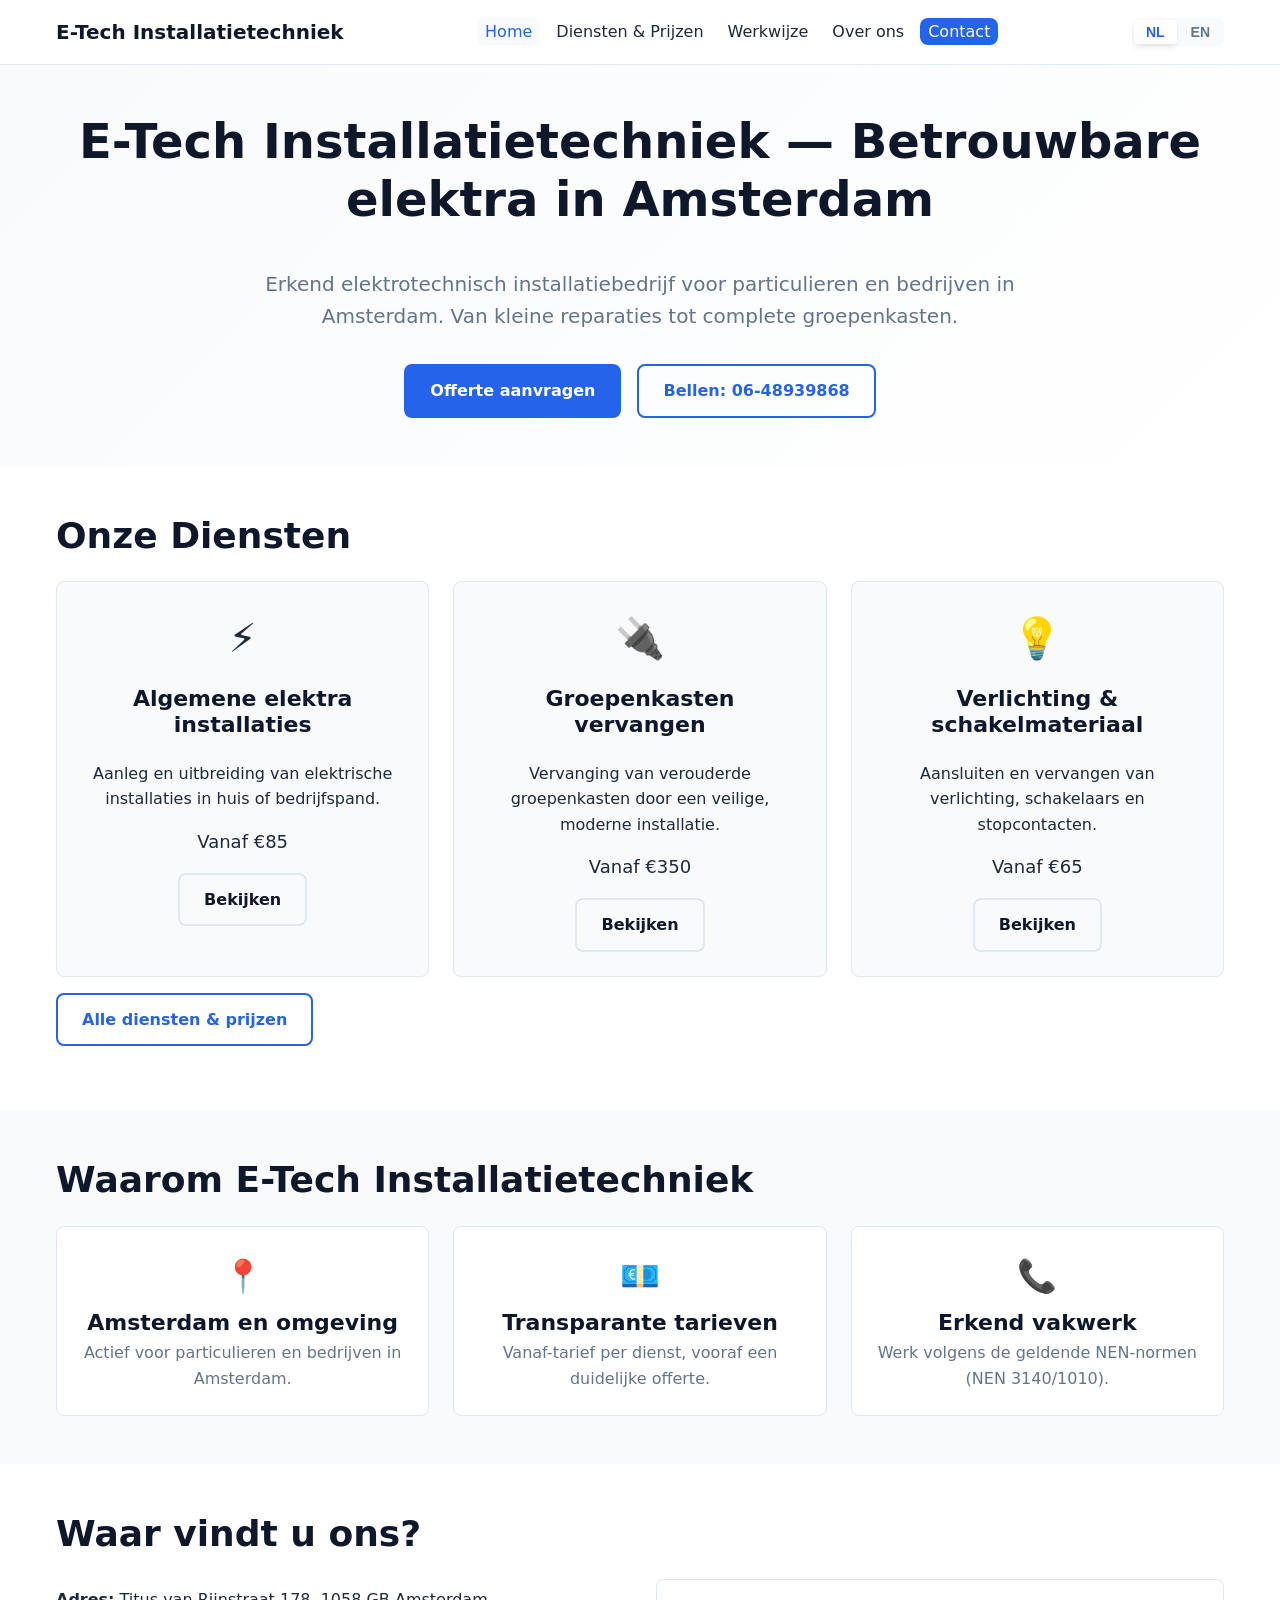
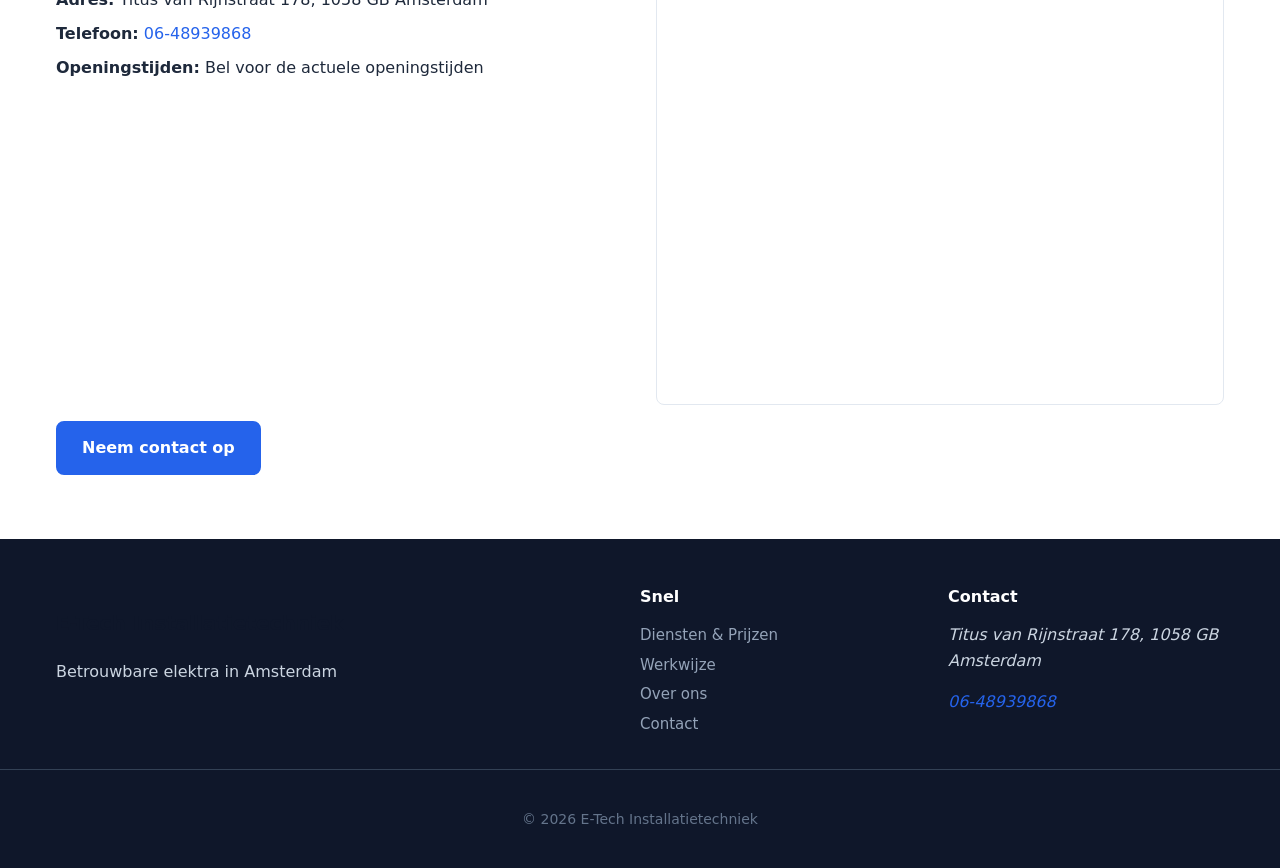
<file: index.html>
<!DOCTYPE html>
<html lang="nl">
<head>
  <meta charset="UTF-8">
  <meta name="viewport" content="width=device-width, initial-scale=1.0">
  <meta name="description" content="E-Tech Installatietechniek — Betrouwbare elektra in Amsterdam. Elektricien in Amsterdam. 06-48939868.">
  <title>E-Tech Installatietechniek | Elektricien in Amsterdam</title>
  <link rel="preload" as="style" href="assets/css/main.css">
  <link rel="stylesheet" href="assets/css/main.css">
  <meta property="og:type" content="website">
  <meta property="og:title" content="E-Tech Installatietechniek | Elektricien in Amsterdam">
  <meta property="og:description" content="Betrouwbare elektra in Amsterdam">
  <!-- JSON-LD LocalBusiness -->
  <script type="application/ld+json">
  {
    "@context": "https://schema.org",
    "@type": "Electrician",
    "name": "E-Tech Installatietechniek",
    "telephone": "+31648939868",
    "address": {
      "@type": "PostalAddress",
      "streetAddress": "Titus van Rijnstraat 178, 1058 GB Amsterdam",
      "addressLocality": "Amsterdam",
      "addressCountry": "NL"
    },
    "areaServed": "Amsterdam",
    "url": "https://twintig020.github.io/e-tech-installatietechniek/"
  }
  </script>
</head>
<body>
  <header class="site-header">
    <div class="container header-inner">
      <a href="index.html" class="logo" aria-label="E-Tech Installatietechniek - Home">E-Tech Installatietechniek</a>
      <nav class="main-nav" aria-label="Hoofdnavigatie">
        <button class="nav-toggle" aria-expanded="false" aria-controls="nav-menu" aria-label="Menu openen">
          <span class="hamburger"></span>
        </button>
        <ul id="nav-menu" class="nav-list">
          <li><a href="index.html" class="active" data-i18n="nav.home">Home</a></li>
          <li><a href="services.html" data-i18n="nav.services">Diensten & Prijzen</a></li>
          <li><a href="gallery.html" data-i18n="nav.gallery">Werkwijze</a></li>
          <li><a href="team.html" data-i18n="nav.team">Over ons</a></li>
          <li><a href="contact.html" class="cta-nav" data-i18n="nav.contact">Contact</a></li>
        </ul>
      </nav>
      <div class="lang-switch" role="group" aria-label="Taal selecteren">
        <button lang="nl" data-lang="nl" class="active" aria-pressed="true">NL</button>
        <button lang="en" data-lang="en" aria-pressed="false">EN</button>
      </div>
    </div>
  </header>

  <main>
    <section class="hero" aria-labelledby="hero-title">
      <div class="container">
        <h1 id="hero-title" data-i18n="hero.title">E-Tech Installatietechniek — Betrouwbare elektra in Amsterdam</h1>
        <p class="hero-subtitle" data-i18n="hero.subtitle">Erkend elektrotechnisch installatiebedrijf voor particulieren en bedrijven in Amsterdam. Van kleine reparaties tot complete groepenkasten.</p>
        <div class="hero-cta">
          <a href="contact.html" class="btn btn-primary" data-i18n="hero.cta">Offerte aanvragen</a>
          <a href="tel:+31648939868" class="btn btn-secondary" data-i18n="hero.call">Bellen: 06-48939868</a>
        </div>
      </div>
    </section>

    <section class="services-preview" aria-labelledby="services-title">
      <div class="container">
        <h2 id="services-title" data-i18n="home.services_title">Onze Diensten</h2>
        <div class="services-grid">
          <article class="service-card">
            <div class="service-icon" aria-hidden="true">⚡</div>
            <h3 data-i18n="service.1.title">Algemene elektra installaties</h3>
            <p data-i18n="service.1.desc">Aanleg en uitbreiding van elektrische installaties in huis of bedrijfspand.</p>
            <p class="price" data-i18n="service.1.price">Vanaf €85</p>
            <a href="services.html#service-1" class="btn btn-outline" data-i18n="cta.view">Bekijken</a>
          </article>
          <article class="service-card">
            <div class="service-icon" aria-hidden="true">🔌</div>
            <h3 data-i18n="service.2.title">Groepenkasten vervangen</h3>
            <p data-i18n="service.2.desc">Vervanging van verouderde groepenkasten door een veilige, moderne installatie.</p>
            <p class="price" data-i18n="service.2.price">Vanaf €350</p>
            <a href="services.html#service-2" class="btn btn-outline" data-i18n="cta.view">Bekijken</a>
          </article>
          <article class="service-card">
            <div class="service-icon" aria-hidden="true">💡</div>
            <h3 data-i18n="service.3.title">Verlichting & schakelmateriaal</h3>
            <p data-i18n="service.3.desc">Aansluiten en vervangen van verlichting, schakelaars en stopcontacten.</p>
            <p class="price" data-i18n="service.3.price">Vanaf €65</p>
            <a href="services.html#service-3" class="btn btn-outline" data-i18n="cta.view">Bekijken</a>
          </article>
        </div>
        <p class="text-center"><a href="services.html" class="btn btn-secondary" data-i18n="home.all_services">Alle diensten & prijzen</a></p>
      </div>
    </section>

    <section class="facts" aria-labelledby="facts-title">
      <div class="container">
        <h2 id="facts-title" data-i18n="home.facts_title">Waarom E-Tech Installatietechniek</h2>
        <div class="facts-grid">
          <div class="fact-card">
            <div class="fact-icon" aria-hidden="true">📍</div>
            <h3 data-i18n="fact.1.title">Amsterdam en omgeving</h3>
            <p data-i18n="fact.1.text">Actief voor particulieren en bedrijven in Amsterdam.</p>
          </div>
          <div class="fact-card">
            <div class="fact-icon" aria-hidden="true">💶</div>
            <h3 data-i18n="fact.2.title">Transparante tarieven</h3>
            <p data-i18n="fact.2.text">Vanaf-tarief per dienst, vooraf een duidelijke offerte.</p>
          </div>
          <div class="fact-card">
            <div class="fact-icon" aria-hidden="true">📞</div>
            <h3 data-i18n="fact.3.title">Erkend vakwerk</h3>
            <p data-i18n="fact.3.text">Werk volgens de geldende NEN-normen (NEN 3140/1010).</p>
          </div>
        </div>
      </div>
    </section>

    <section class="contact-preview" aria-labelledby="contact-title">
      <div class="container">
        <h2 id="contact-title" data-i18n="home.contact_title">Waar vindt u ons?</h2>
        <div class="contact-grid">
          <address class="contact-info">
            <p><strong data-i18n="contact.address_label">Adres:</strong> Titus van Rijnstraat 178, 1058 GB Amsterdam</p>
            <p><strong data-i18n="contact.phone_label">Telefoon:</strong> <a href="tel:+31648939868">06-48939868</a></p>
            <p><strong data-i18n="contact.hours_label">Openingstijden:</strong> <span data-i18n="contact.hours_value">Bel voor de actuele openingstijden</span></p>
          </address>
          <div class="map-container" aria-label="Locatie op de kaart">
            <iframe src="https://www.google.com/maps?q=Titus+van+Rijnstraat+178,+1058+GB+Amsterdam&output=embed" loading="lazy" referrerpolicy="no-referrer-when-downgrade" allowfullscreen></iframe>
          </div>
        </div>
        <p class="text-center"><a href="contact.html" class="btn btn-primary" data-i18n="home.book_now">Neem contact op</a></p>
      </div>
    </section>
  </main>

  <footer class="site-footer">
    <div class="container footer-grid">
      <div class="footer-brand">
        <p class="logo">E-Tech Installatietechniek</p>
        <p data-i18n="footer.tagline">Betrouwbare elektra in Amsterdam</p>
      </div>
      <nav class="footer-nav" aria-label="Footer navigatie">
        <h3 data-i18n="footer.quick_links">Snel</h3>
        <ul>
          <li><a href="services.html" data-i18n="nav.services">Diensten & Prijzen</a></li>
          <li><a href="gallery.html" data-i18n="nav.gallery">Werkwijze</a></li>
          <li><a href="team.html" data-i18n="nav.team">Over ons</a></li>
          <li><a href="contact.html" data-i18n="nav.contact">Contact</a></li>
        </ul>
      </nav>
      <div class="footer-contact">
        <h3 data-i18n="footer.contact">Contact</h3>
        <address>
          <p>Titus van Rijnstraat 178, 1058 GB Amsterdam</p>
          <p><a href="tel:+31648939868">06-48939868</a></p>
        </address>
      </div>
    </div>
    <div class="footer-bottom">
      <p>&copy; <span id="year"></span> E-Tech Installatietechniek</p>
    </div>
  </footer>

  <script src="assets/js/main.js"></script>
  <script>document.getElementById('year').textContent = new Date().getFullYear();</script>
</body>
</html>
</file>
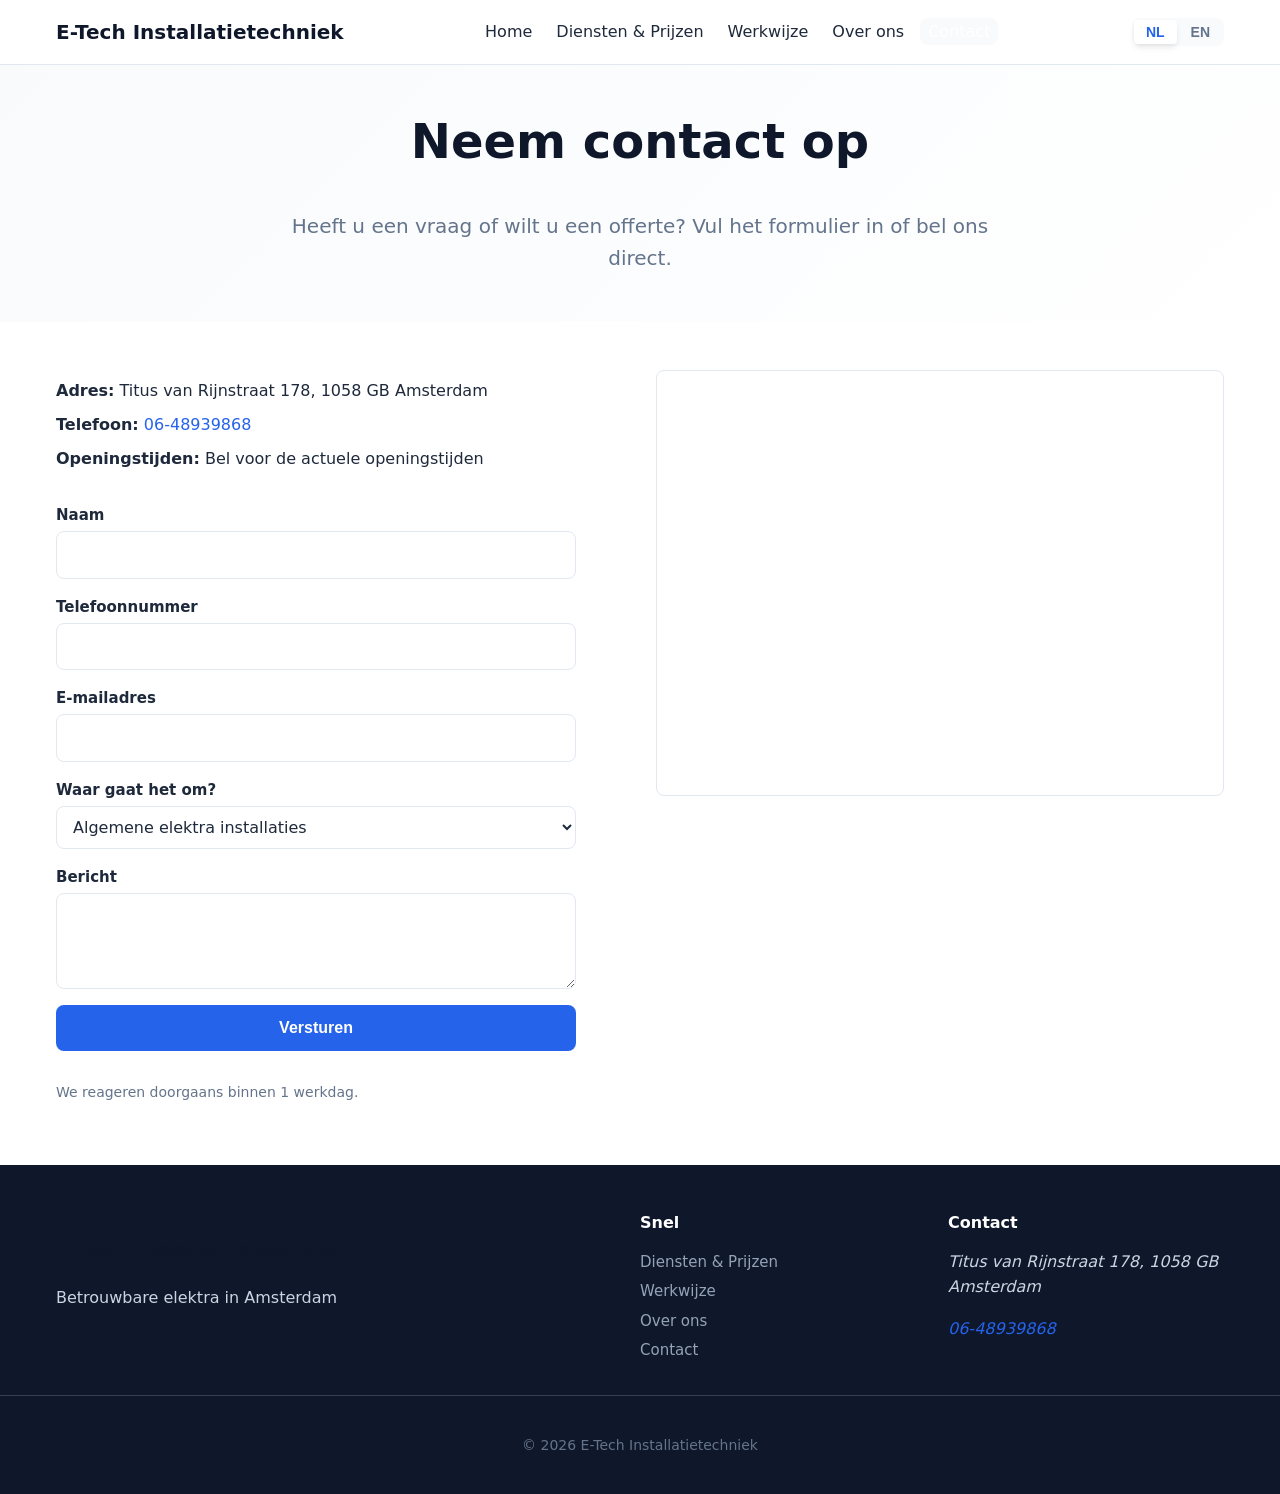
<file: contact.html>
<!DOCTYPE html>
<html lang="nl">
<head>
  <meta charset="UTF-8">
  <meta name="viewport" content="width=device-width, initial-scale=1.0">
  <meta name="description" content="E-Tech Installatietechniek — Contact. Elektricien in Amsterdam. 06-48939868.">
  <title>Contact | E-Tech Installatietechniek</title>
  <link rel="preload" as="style" href="assets/css/main.css">
  <link rel="stylesheet" href="assets/css/main.css">
  <meta property="og:type" content="website">
  <meta property="og:title" content="Contact | E-Tech Installatietechniek">
  <meta property="og:description" content="Betrouwbare elektra in Amsterdam">
</head>
<body>
  <header class="site-header">
    <div class="container header-inner">
      <a href="index.html" class="logo" aria-label="E-Tech Installatietechniek - Home">E-Tech Installatietechniek</a>
      <nav class="main-nav" aria-label="Hoofdnavigatie">
        <button class="nav-toggle" aria-expanded="false" aria-controls="nav-menu" aria-label="Menu openen">
          <span class="hamburger"></span>
        </button>
        <ul id="nav-menu" class="nav-list">
          <li><a href="index.html" data-i18n="nav.home">Home</a></li>
          <li><a href="services.html" data-i18n="nav.services">Diensten & Prijzen</a></li>
          <li><a href="gallery.html" data-i18n="nav.gallery">Werkwijze</a></li>
          <li><a href="team.html" data-i18n="nav.team">Over ons</a></li>
          <li><a href="contact.html" class="active cta-nav" data-i18n="nav.contact">Contact</a></li>
        </ul>
      </nav>
      <div class="lang-switch" role="group" aria-label="Taal selecteren">
        <button lang="nl" data-lang="nl" class="active" aria-pressed="true">NL</button>
        <button lang="en" data-lang="en" aria-pressed="false">EN</button>
      </div>
    </div>
  </header>

  <main>
    <section class="hero" aria-labelledby="hero-title">
      <div class="container">
        <h1 id="hero-title" data-i18n="contact.hero_title">Neem contact op</h1>
        <p class="hero-subtitle" data-i18n="contact.hero_subtitle">Heeft u een vraag of wilt u een offerte? Vul het formulier in of bel ons direct.</p>
      </div>
    </section>

    <section class="contact-preview" aria-labelledby="contact-title">
      <div class="container">
        <div class="contact-grid">
          <div>
            <address class="contact-info">
              <p><strong data-i18n="contact.address_label">Adres:</strong> Titus van Rijnstraat 178, 1058 GB Amsterdam</p>
              <p><strong data-i18n="contact.phone_label">Telefoon:</strong> <a href="tel:+31648939868">06-48939868</a></p>
              <p><strong data-i18n="contact.hours_label">Openingstijden:</strong> <span data-i18n="contact.hours_value">Bel voor de actuele openingstijden</span></p>
            </address>

            <!-- QUOTE-REQUEST FORM (default). For booking-type businesses (e.g. physiotherapy),
                 swap the "service" select + message for: naam, telefoon, gewenste datum, gewenste tijd, reden van bezoek. -->
            <form class="contact-form" data-formspree action="https://formspree.io/f/REPLACE_WITH_REAL_FORM_ID" method="POST" style="margin-top: var(--space-xl);">
              <div class="form-group">
                <label for="name" data-i18n="form.name_label">Naam</label>
                <input type="text" id="name" name="name" required>
              </div>
              <div class="form-group">
                <label for="phone" data-i18n="form.phone_label">Telefoonnummer</label>
                <input type="tel" id="phone" name="phone" required>
              </div>
              <div class="form-group">
                <label for="email" data-i18n="form.email_label">E-mailadres</label>
                <input type="email" id="email" name="email" required>
              </div>
              <div class="form-group">
                <label for="service" data-i18n="form.service_label">Waar gaat het om?</label>
                <select id="service" name="service">
                  <option data-i18n="service.1.title">Algemene elektra installaties</option>
                  <option data-i18n="service.2.title">Groepenkasten vervangen</option>
                  <option data-i18n="service.3.title">Verlichting & schakelmateriaal</option>
                  <option data-i18n="service.4.title">Elektra keuringen (NEN 3140/1010)</option>
                  <option data-i18n="service.5.title">Storingsdienst</option>
                  <option data-i18n="form.service_other">Anders</option>
                </select>
              </div>
              <div class="form-group">
                <label for="message" data-i18n="form.message_label">Bericht</label>
                <textarea id="message" name="message"></textarea>
              </div>
              <button type="submit" class="btn btn-primary" data-i18n="form.submit">Versturen</button>
              <p class="form-note" data-i18n="form.note">We reageren doorgaans binnen 1 werkdag.</p>
            </form>
          </div>

          <div class="map-container" aria-label="Locatie op de kaart">
            <iframe src="https://www.google.com/maps?q=Titus+van+Rijnstraat+178,+1058+GB+Amsterdam&output=embed" loading="lazy" referrerpolicy="no-referrer-when-downgrade" allowfullscreen></iframe>
          </div>
        </div>
      </div>
    </section>
  </main>

  <footer class="site-footer">
    <div class="container footer-grid">
      <div class="footer-brand">
        <p class="logo">E-Tech Installatietechniek</p>
        <p data-i18n="footer.tagline">Betrouwbare elektra in Amsterdam</p>
      </div>
      <nav class="footer-nav" aria-label="Footer navigatie">
        <h3 data-i18n="footer.quick_links">Snel</h3>
        <ul>
          <li><a href="services.html" data-i18n="nav.services">Diensten & Prijzen</a></li>
          <li><a href="gallery.html" data-i18n="nav.gallery">Werkwijze</a></li>
          <li><a href="team.html" data-i18n="nav.team">Over ons</a></li>
          <li><a href="contact.html" data-i18n="nav.contact">Contact</a></li>
        </ul>
      </nav>
      <div class="footer-contact">
        <h3 data-i18n="footer.contact">Contact</h3>
        <address>
          <p>Titus van Rijnstraat 178, 1058 GB Amsterdam</p>
          <p><a href="tel:+31648939868">06-48939868</a></p>
        </address>
      </div>
    </div>
    <div class="footer-bottom">
      <p>&copy; <span id="year"></span> E-Tech Installatietechniek</p>
    </div>
  </footer>

  <script src="assets/js/main.js"></script>
  <script>document.getElementById('year').textContent = new Date().getFullYear();</script>
</body>
</html>
</file>
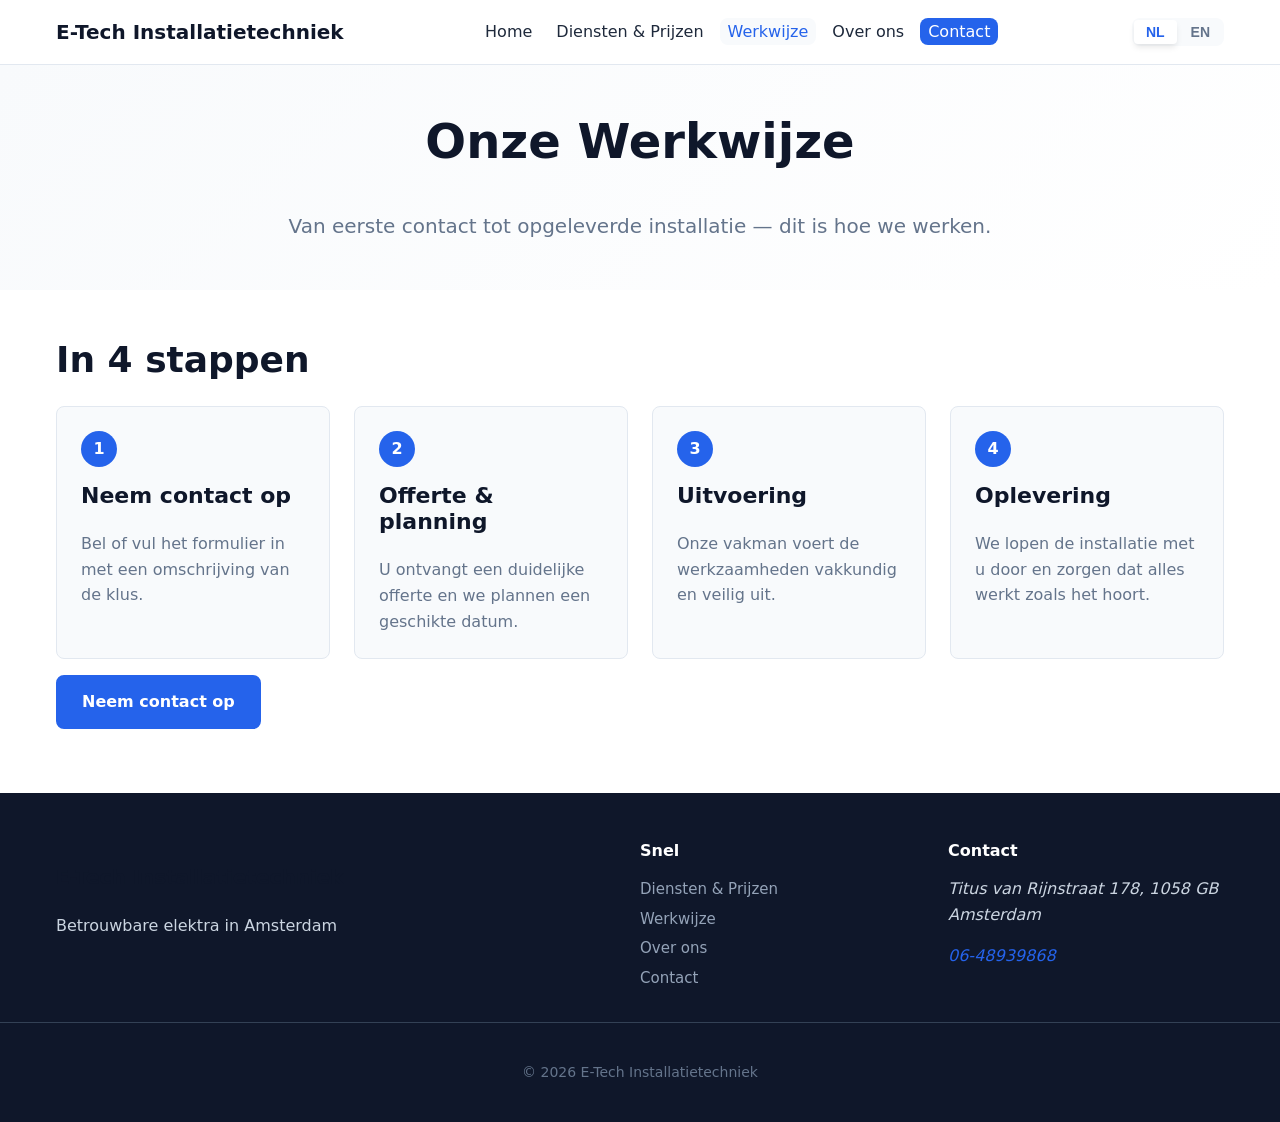
<file: gallery.html>
<!DOCTYPE html>
<html lang="nl">
<head>
  <meta charset="UTF-8">
  <meta name="viewport" content="width=device-width, initial-scale=1.0">
  <meta name="description" content="E-Tech Installatietechniek — Werkwijze. Elektricien in Amsterdam. 06-48939868.">
  <title>Werkwijze | E-Tech Installatietechniek</title>
  <link rel="preload" as="style" href="assets/css/main.css">
  <link rel="stylesheet" href="assets/css/main.css">
  <meta property="og:type" content="website">
  <meta property="og:title" content="Werkwijze | E-Tech Installatietechniek">
  <meta property="og:description" content="Betrouwbare elektra in Amsterdam">
</head>
<body>
  <header class="site-header">
    <div class="container header-inner">
      <a href="index.html" class="logo" aria-label="E-Tech Installatietechniek - Home">E-Tech Installatietechniek</a>
      <nav class="main-nav" aria-label="Hoofdnavigatie">
        <button class="nav-toggle" aria-expanded="false" aria-controls="nav-menu" aria-label="Menu openen">
          <span class="hamburger"></span>
        </button>
        <ul id="nav-menu" class="nav-list">
          <li><a href="index.html" data-i18n="nav.home">Home</a></li>
          <li><a href="services.html" data-i18n="nav.services">Diensten & Prijzen</a></li>
          <li><a href="gallery.html" class="active" data-i18n="nav.gallery">Werkwijze</a></li>
          <li><a href="team.html" data-i18n="nav.team">Over ons</a></li>
          <li><a href="contact.html" class="cta-nav" data-i18n="nav.contact">Contact</a></li>
        </ul>
      </nav>
      <div class="lang-switch" role="group" aria-label="Taal selecteren">
        <button lang="nl" data-lang="nl" class="active" aria-pressed="true">NL</button>
        <button lang="en" data-lang="en" aria-pressed="false">EN</button>
      </div>
    </div>
  </header>

  <main>
    <section class="hero" aria-labelledby="hero-title">
      <div class="container">
        <h1 id="hero-title" data-i18n="werkwijze.hero_title">Onze Werkwijze</h1>
        <p class="hero-subtitle" data-i18n="werkwijze.hero_subtitle">Van eerste contact tot opgeleverde installatie — dit is hoe we werken.</p>
      </div>
    </section>

    <section class="services-preview" aria-labelledby="steps-title">
      <div class="container">
        <h2 id="steps-title" data-i18n="werkwijze.steps_title">In 4 stappen</h2>
        <div class="steps-grid">
          <div class="step-card">
            <div class="step-number" aria-hidden="true">1</div>
            <h3 data-i18n="step.1.title">Neem contact op</h3>
            <p data-i18n="step.1.text">Bel of vul het formulier in met een omschrijving van de klus.</p>
          </div>
          <div class="step-card">
            <div class="step-number" aria-hidden="true">2</div>
            <h3 data-i18n="step.2.title">Offerte & planning</h3>
            <p data-i18n="step.2.text">U ontvangt een duidelijke offerte en we plannen een geschikte datum.</p>
          </div>
          <div class="step-card">
            <div class="step-number" aria-hidden="true">3</div>
            <h3 data-i18n="step.3.title">Uitvoering</h3>
            <p data-i18n="step.3.text">Onze vakman voert de werkzaamheden vakkundig en veilig uit.</p>
          </div>
          <div class="step-card">
            <div class="step-number" aria-hidden="true">4</div>
            <h3 data-i18n="step.4.title">Oplevering</h3>
            <p data-i18n="step.4.text">We lopen de installatie met u door en zorgen dat alles werkt zoals het hoort.</p>
          </div>
        </div>
        <p class="text-center"><a href="contact.html" class="btn btn-primary" data-i18n="werkwijze.cta">Neem contact op</a></p>
      </div>
    </section>
  </main>

  <footer class="site-footer">
    <div class="container footer-grid">
      <div class="footer-brand">
        <p class="logo">E-Tech Installatietechniek</p>
        <p data-i18n="footer.tagline">Betrouwbare elektra in Amsterdam</p>
      </div>
      <nav class="footer-nav" aria-label="Footer navigatie">
        <h3 data-i18n="footer.quick_links">Snel</h3>
        <ul>
          <li><a href="services.html" data-i18n="nav.services">Diensten & Prijzen</a></li>
          <li><a href="gallery.html" data-i18n="nav.gallery">Werkwijze</a></li>
          <li><a href="team.html" data-i18n="nav.team">Over ons</a></li>
          <li><a href="contact.html" data-i18n="nav.contact">Contact</a></li>
        </ul>
      </nav>
      <div class="footer-contact">
        <h3 data-i18n="footer.contact">Contact</h3>
        <address>
          <p>Titus van Rijnstraat 178, 1058 GB Amsterdam</p>
          <p><a href="tel:+31648939868">06-48939868</a></p>
        </address>
      </div>
    </div>
    <div class="footer-bottom">
      <p>&copy; <span id="year"></span> E-Tech Installatietechniek</p>
    </div>
  </footer>

  <script src="assets/js/main.js"></script>
  <script>document.getElementById('year').textContent = new Date().getFullYear();</script>
</body>
</html>
</file>
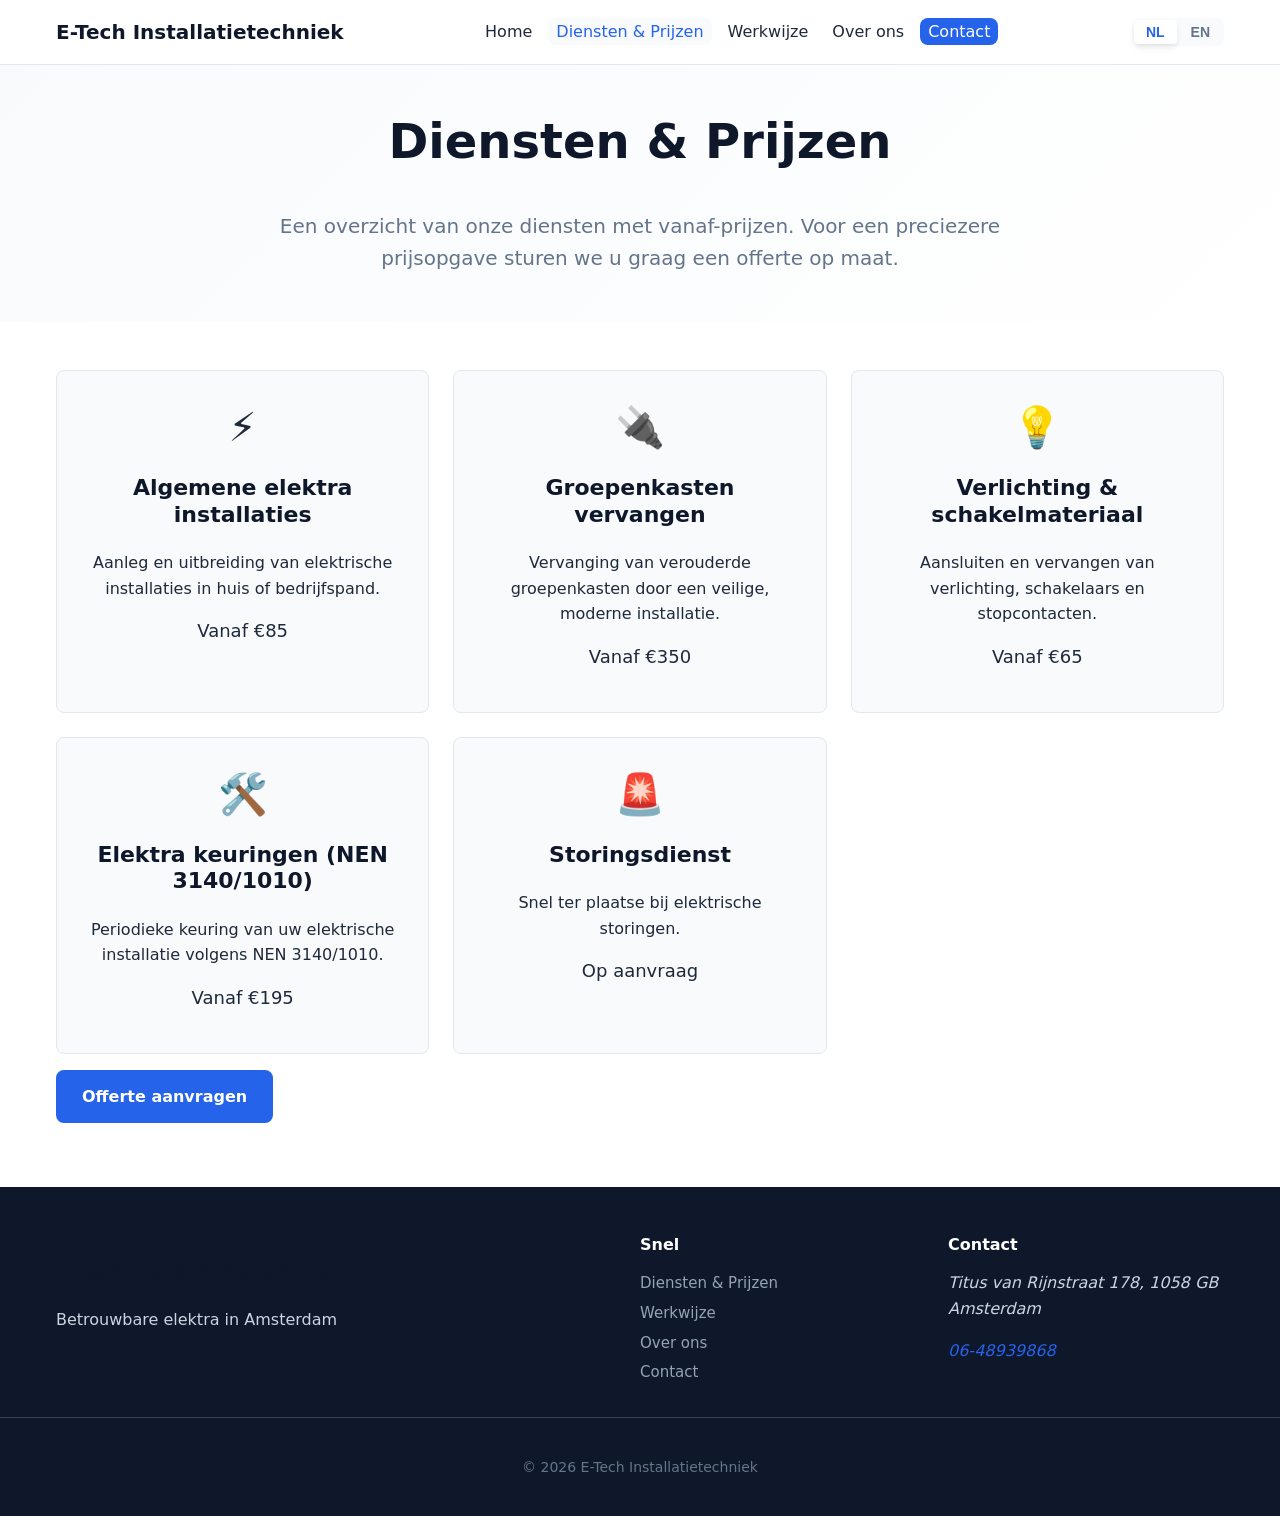
<file: services.html>
<!DOCTYPE html>
<html lang="nl">
<head>
  <meta charset="UTF-8">
  <meta name="viewport" content="width=device-width, initial-scale=1.0">
  <meta name="description" content="E-Tech Installatietechniek — Diensten & prijzen. Elektricien in Amsterdam. 06-48939868.">
  <title>Diensten & Prijzen | E-Tech Installatietechniek</title>
  <link rel="preload" as="style" href="assets/css/main.css">
  <link rel="stylesheet" href="assets/css/main.css">
  <meta property="og:type" content="website">
  <meta property="og:title" content="Diensten & Prijzen | E-Tech Installatietechniek">
  <meta property="og:description" content="Betrouwbare elektra in Amsterdam">
</head>
<body>
  <header class="site-header">
    <div class="container header-inner">
      <a href="index.html" class="logo" aria-label="E-Tech Installatietechniek - Home">E-Tech Installatietechniek</a>
      <nav class="main-nav" aria-label="Hoofdnavigatie">
        <button class="nav-toggle" aria-expanded="false" aria-controls="nav-menu" aria-label="Menu openen">
          <span class="hamburger"></span>
        </button>
        <ul id="nav-menu" class="nav-list">
          <li><a href="index.html" data-i18n="nav.home">Home</a></li>
          <li><a href="services.html" class="active" data-i18n="nav.services">Diensten & Prijzen</a></li>
          <li><a href="gallery.html" data-i18n="nav.gallery">Werkwijze</a></li>
          <li><a href="team.html" data-i18n="nav.team">Over ons</a></li>
          <li><a href="contact.html" class="cta-nav" data-i18n="nav.contact">Contact</a></li>
        </ul>
      </nav>
      <div class="lang-switch" role="group" aria-label="Taal selecteren">
        <button lang="nl" data-lang="nl" class="active" aria-pressed="true">NL</button>
        <button lang="en" data-lang="en" aria-pressed="false">EN</button>
      </div>
    </div>
  </header>

  <main>
    <section class="hero" aria-labelledby="hero-title">
      <div class="container">
        <h1 id="hero-title" data-i18n="services.hero_title">Diensten & Prijzen</h1>
        <p class="hero-subtitle" data-i18n="services.hero_subtitle">Een overzicht van onze diensten met vanaf-prijzen. Voor een preciezere prijsopgave sturen we u graag een offerte op maat.</p>
      </div>
    </section>

    <section class="services-preview" aria-labelledby="services-title">
      <div class="container">
        <div class="services-grid">
          <article class="service-card" id="service-1">
            <div class="service-icon" aria-hidden="true">⚡</div>
            <h3 data-i18n="service.1.title">Algemene elektra installaties</h3>
            <p data-i18n="service.1.desc">Aanleg en uitbreiding van elektrische installaties in huis of bedrijfspand.</p>
            <p class="price" data-i18n="service.1.price">Vanaf €85</p>
          </article>
          <article class="service-card" id="service-2">
            <div class="service-icon" aria-hidden="true">🔌</div>
            <h3 data-i18n="service.2.title">Groepenkasten vervangen</h3>
            <p data-i18n="service.2.desc">Vervanging van verouderde groepenkasten door een veilige, moderne installatie.</p>
            <p class="price" data-i18n="service.2.price">Vanaf €350</p>
          </article>
          <article class="service-card" id="service-3">
            <div class="service-icon" aria-hidden="true">💡</div>
            <h3 data-i18n="service.3.title">Verlichting & schakelmateriaal</h3>
            <p data-i18n="service.3.desc">Aansluiten en vervangen van verlichting, schakelaars en stopcontacten.</p>
            <p class="price" data-i18n="service.3.price">Vanaf €65</p>
          </article>
          <article class="service-card" id="service-4">
            <div class="service-icon" aria-hidden="true">🛠️</div>
            <h3 data-i18n="service.4.title">Elektra keuringen (NEN 3140/1010)</h3>
            <p data-i18n="service.4.desc">Periodieke keuring van uw elektrische installatie volgens NEN 3140/1010.</p>
            <p class="price" data-i18n="service.4.price">Vanaf €195</p>
          </article>
          <article class="service-card" id="service-5">
            <div class="service-icon" aria-hidden="true">🚨</div>
            <h3 data-i18n="service.5.title">Storingsdienst</h3>
            <p data-i18n="service.5.desc">Snel ter plaatse bij elektrische storingen.</p>
            <p class="price" data-i18n="service.5.price">Op aanvraag</p>
          </article>
        </div>
        <p class="text-center"><a href="contact.html" class="btn btn-primary" data-i18n="services.cta">Offerte aanvragen</a></p>
      </div>
    </section>
  </main>

  <footer class="site-footer">
    <div class="container footer-grid">
      <div class="footer-brand">
        <p class="logo">E-Tech Installatietechniek</p>
        <p data-i18n="footer.tagline">Betrouwbare elektra in Amsterdam</p>
      </div>
      <nav class="footer-nav" aria-label="Footer navigatie">
        <h3 data-i18n="footer.quick_links">Snel</h3>
        <ul>
          <li><a href="services.html" data-i18n="nav.services">Diensten & Prijzen</a></li>
          <li><a href="gallery.html" data-i18n="nav.gallery">Werkwijze</a></li>
          <li><a href="team.html" data-i18n="nav.team">Over ons</a></li>
          <li><a href="contact.html" data-i18n="nav.contact">Contact</a></li>
        </ul>
      </nav>
      <div class="footer-contact">
        <h3 data-i18n="footer.contact">Contact</h3>
        <address>
          <p>Titus van Rijnstraat 178, 1058 GB Amsterdam</p>
          <p><a href="tel:+31648939868">06-48939868</a></p>
        </address>
      </div>
    </div>
    <div class="footer-bottom">
      <p>&copy; <span id="year"></span> E-Tech Installatietechniek</p>
    </div>
  </footer>

  <script src="assets/js/main.js"></script>
  <script>document.getElementById('year').textContent = new Date().getFullYear();</script>
</body>
</html>
</file>
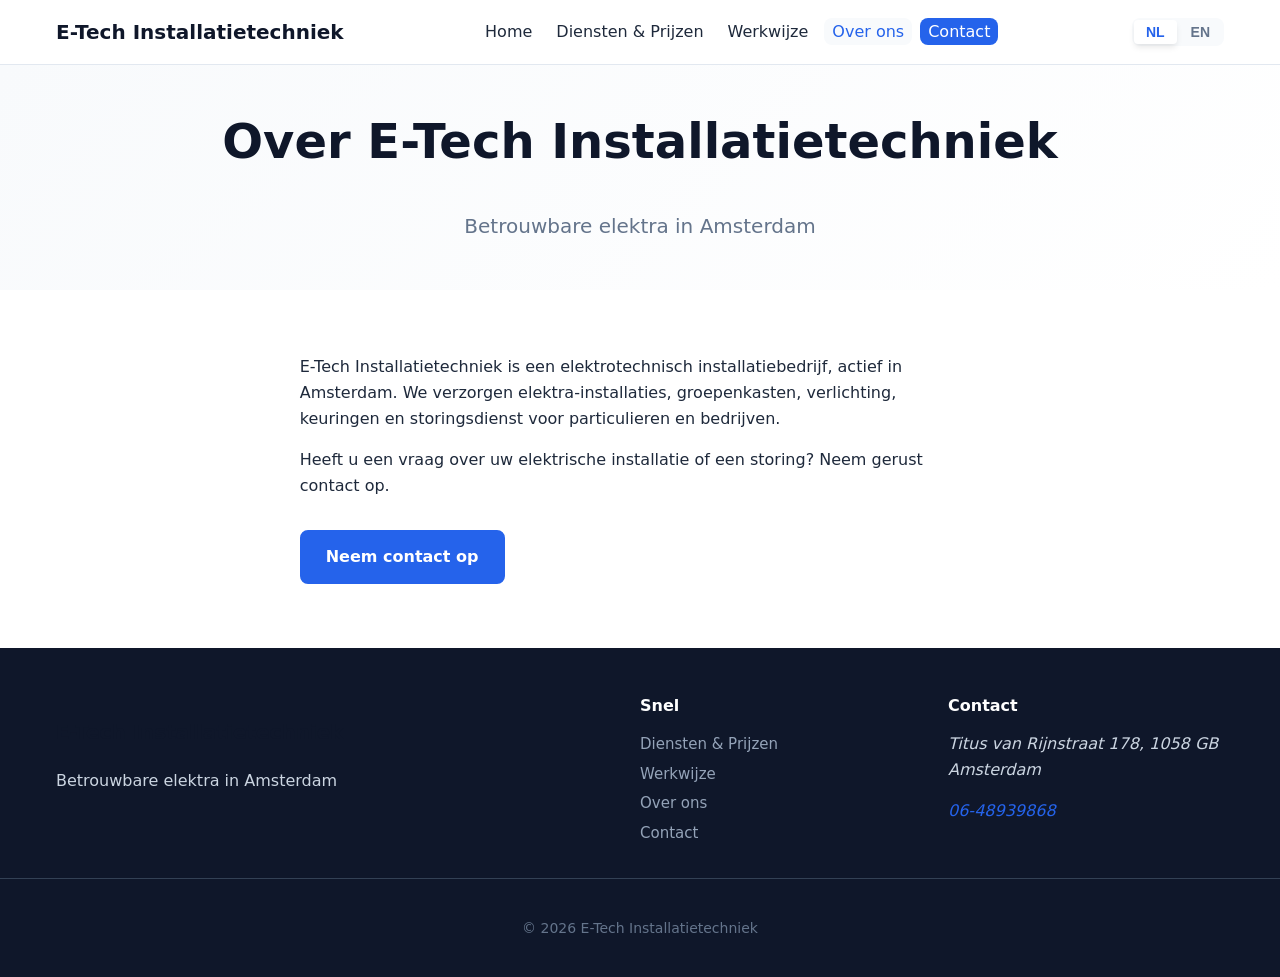
<file: team.html>
<!DOCTYPE html>
<html lang="nl">
<head>
  <meta charset="UTF-8">
  <meta name="viewport" content="width=device-width, initial-scale=1.0">
  <meta name="description" content="E-Tech Installatietechniek — Over ons. Elektricien in Amsterdam. 06-48939868.">
  <title>Over ons | E-Tech Installatietechniek</title>
  <link rel="preload" as="style" href="assets/css/main.css">
  <link rel="stylesheet" href="assets/css/main.css">
  <meta property="og:type" content="website">
  <meta property="og:title" content="Over ons | E-Tech Installatietechniek">
  <meta property="og:description" content="Betrouwbare elektra in Amsterdam">
</head>
<body>
  <header class="site-header">
    <div class="container header-inner">
      <a href="index.html" class="logo" aria-label="E-Tech Installatietechniek - Home">E-Tech Installatietechniek</a>
      <nav class="main-nav" aria-label="Hoofdnavigatie">
        <button class="nav-toggle" aria-expanded="false" aria-controls="nav-menu" aria-label="Menu openen">
          <span class="hamburger"></span>
        </button>
        <ul id="nav-menu" class="nav-list">
          <li><a href="index.html" data-i18n="nav.home">Home</a></li>
          <li><a href="services.html" data-i18n="nav.services">Diensten & Prijzen</a></li>
          <li><a href="gallery.html" data-i18n="nav.gallery">Werkwijze</a></li>
          <li><a href="team.html" class="active" data-i18n="nav.team">Over ons</a></li>
          <li><a href="contact.html" class="cta-nav" data-i18n="nav.contact">Contact</a></li>
        </ul>
      </nav>
      <div class="lang-switch" role="group" aria-label="Taal selecteren">
        <button lang="nl" data-lang="nl" class="active" aria-pressed="true">NL</button>
        <button lang="en" data-lang="en" aria-pressed="false">EN</button>
      </div>
    </div>
  </header>

  <main>
    <section class="hero" aria-labelledby="hero-title">
      <div class="container">
        <h1 id="hero-title" data-i18n="about.hero_title">Over E-Tech Installatietechniek</h1>
        <p class="hero-subtitle" data-i18n="about.hero_subtitle">Betrouwbare elektra in Amsterdam</p>
      </div>
    </section>

    <section class="services-preview" aria-labelledby="about-title">
      <div class="container" style="max-width: 70ch;">
        <p data-i18n="about.text_1">E-Tech Installatietechniek is een elektrotechnisch installatiebedrijf, actief in Amsterdam. We verzorgen elektra-installaties, groepenkasten, verlichting, keuringen en storingsdienst voor particulieren en bedrijven.</p>
        <p data-i18n="about.text_2">Heeft u een vraag over uw elektrische installatie of een storing? Neem gerust contact op.</p>
        <p class="text-center" style="margin-top: var(--space-xl);"><a href="contact.html" class="btn btn-primary" data-i18n="about.cta">Neem contact op</a></p>
      </div>
    </section>
  </main>

  <footer class="site-footer">
    <div class="container footer-grid">
      <div class="footer-brand">
        <p class="logo">E-Tech Installatietechniek</p>
        <p data-i18n="footer.tagline">Betrouwbare elektra in Amsterdam</p>
      </div>
      <nav class="footer-nav" aria-label="Footer navigatie">
        <h3 data-i18n="footer.quick_links">Snel</h3>
        <ul>
          <li><a href="services.html" data-i18n="nav.services">Diensten & Prijzen</a></li>
          <li><a href="gallery.html" data-i18n="nav.gallery">Werkwijze</a></li>
          <li><a href="team.html" data-i18n="nav.team">Over ons</a></li>
          <li><a href="contact.html" data-i18n="nav.contact">Contact</a></li>
        </ul>
      </nav>
      <div class="footer-contact">
        <h3 data-i18n="footer.contact">Contact</h3>
        <address>
          <p>Titus van Rijnstraat 178, 1058 GB Amsterdam</p>
          <p><a href="tel:+31648939868">06-48939868</a></p>
        </address>
      </div>
    </div>
    <div class="footer-bottom">
      <p>&copy; <span id="year"></span> E-Tech Installatietechniek</p>
    </div>
  </footer>

  <script src="assets/js/main.js"></script>
  <script>document.getElementById('year').textContent = new Date().getFullYear();</script>
</body>
</html>
</file>
<file: assets/css/main.css>
/* === RESET & BASE === */
*, *::before, *::after { box-sizing: border-box; }
:root {
  --color-primary: #2563eb;      /* Business brand color */
  --color-primary-dark: #1d4ed8;
  --color-secondary: #0f172a;    /* Dark text */
  --color-accent: #f59e0b;       /* Accent */
  --color-background: #ffffff;
  --color-surface: #f8fafc;
  --color-text: #1e293b;
  --color-text-muted: #64748b;
  --color-border: #e2e8f0;
  --font-sans: system-ui, -apple-system, 'Segoe UI', Roboto, sans-serif;
  --font-heading: var(--font-sans);
  --space-xs: 0.25rem; --space-sm: 0.5rem; --space-md: 1rem;
  --space-lg: 1.5rem; --space-xl: 2rem; --space-2xl: 3rem;
  --container-max: 1200px;
  --radius: 8px;
  --shadow: 0 4px 6px -1px rgb(0 0 0 / 0.1);
  --shadow-lg: 0 10px 15px -3px rgb(0 0 0 / 0.1);
  --transition: 0.2s ease;
}
html { scroll-behavior: smooth; }
body { margin: 0; font-family: var(--font-sans); color: var(--color-text); line-height: 1.6; background: var(--color-background); font-size: 1rem; }
img { max-width: 100%; height: auto; display: block; }
a { color: var(--color-primary); text-decoration: none; transition: color var(--transition); }
a:hover { color: var(--color-primary-dark); }
.container { width: 100%; max-width: var(--container-max); margin: 0 auto; padding: 0 var(--space-md); }
h1, h2, h3, h4 { font-family: var(--font-heading); line-height: 1.2; color: var(--color-secondary); margin-top: 0; }
h1 { font-size: clamp(2rem, 5vw, 3rem); }
h2 { font-size: clamp(1.5rem, 4vw, 2.25rem); margin-bottom: var(--space-lg); }
h3 { font-size: clamp(1.125rem, 2.5vw, 1.375rem); }

/* === BUTTONS === */
.btn { display: inline-flex; align-items: center; justify-content: center; gap: var(--space-xs); padding: 0.75rem 1.5rem; font-size: 1rem; font-weight: 600; border-radius: var(--radius); border: 2px solid transparent; cursor: pointer; transition: all var(--transition); text-decoration: none; }
.btn-primary { background: var(--color-primary); color: white; border-color: var(--color-primary); }
.btn-primary:hover { background: var(--color-primary-dark); border-color: var(--color-primary-dark); color: white; }
.btn-secondary { background: transparent; color: var(--color-primary); border-color: var(--color-primary); }
.btn-secondary:hover { background: var(--color-primary); color: white; }
.btn-outline { background: transparent; color: var(--color-secondary); border-color: var(--color-border); }
.btn-outline:hover { border-color: var(--color-primary); color: var(--color-primary); }

/* === HEADER / NAV === */
.site-header { position: sticky; top: 0; z-index: 100; background: rgba(255,255,255,0.95); backdrop-filter: blur(8px); border-bottom: 1px solid var(--color-border); }
.header-inner { display: flex; align-items: center; justify-content: space-between; height: 64px; gap: var(--space-md); }
.logo { font-size: 1.25rem; font-weight: 700; color: var(--color-secondary); text-decoration: none; }
.nav-list { display: flex; align-items: center; gap: var(--space-sm); list-style: none; margin: 0; padding: 0; }
.nav-list a { padding: var(--space-xs) var(--space-sm); border-radius: var(--radius); font-weight: 500; color: var(--color-text); }
.nav-list a:hover, .nav-list a.active { color: var(--color-primary); background: var(--color-surface); }
.cta-nav { background: var(--color-primary); color: white !important; border-color: var(--color-primary); }
.cta-nav:hover { background: var(--color-primary-dark); border-color: var(--color-primary-dark); color: white !important; }
.nav-toggle { display: none; background: none; border: none; cursor: pointer; padding: var(--space-xs); }
.hamburger { display: block; width: 24px; height: 2px; background: var(--color-secondary); position: relative; }
.hamburger::before, .hamburger::after { content: ''; position: absolute; left: 0; width: 100%; height: 2px; background: var(--color-secondary); transition: var(--transition); }
.hamburger::before { top: -7px; }
.hamburger::after { top: 7px; }
.nav-toggle[aria-expanded="true"] .hamburger { background: transparent; }
.nav-toggle[aria-expanded="true"] .hamburger::before { top: 0; transform: rotate(45deg); }
.nav-toggle[aria-expanded="true"] .hamburger::after { top: 0; transform: rotate(-45deg); }
.lang-switch { display: flex; gap: 2px; background: var(--color-surface); border-radius: var(--radius); padding: 2px; }
.lang-switch button { background: none; border: none; padding: 4px 12px; border-radius: 4px; font-weight: 600; font-size: 0.875rem; cursor: pointer; color: var(--color-text-muted); transition: var(--transition); }
.lang-switch button.active { background: white; color: var(--color-primary); box-shadow: var(--shadow); }

/* === HERO === */
.hero { padding: var(--space-2xl) 0; text-align: center; background: linear-gradient(135deg, var(--color-surface) 0%, var(--color-background) 100%); }
.hero-subtitle { font-size: clamp(1.125rem, 2.5vw, 1.25rem); color: var(--color-text-muted); max-width: 60ch; margin: var(--space-md) auto 0; }
.hero-cta { display: flex; flex-wrap: wrap; gap: var(--space-md); justify-content: center; margin-top: var(--space-xl); }

/* === SECTIONS === */
section { padding: var(--space-2xl) 0; }
.services-preview { background: var(--color-background); }
.services-grid { display: grid; grid-template-columns: repeat(auto-fit, minmax(280px, 1fr)); gap: var(--space-lg); }
.service-card { background: var(--color-surface); border: 1px solid var(--color-border); border-radius: var(--radius); padding: var(--space-lg); text-align: center; transition: var(--transition); }
.service-card:hover { box-shadow: var(--shadow-lg); border-color: var(--color-primary); transform: translateY(-2px); }
.service-icon { font-size: 2.5rem; margin-bottom: var(--space-md); }
.price { font-size: 1.125rem; margin: var(--space-md) 0; }

/* === FACTS (trust badges — verified facts only, no invented testimonials) === */
.facts { background: var(--color-surface); }
.facts-grid { display: grid; grid-template-columns: repeat(auto-fit, minmax(240px, 1fr)); gap: var(--space-lg); }
.fact-card { background: white; border: 1px solid var(--color-border); border-radius: var(--radius); padding: var(--space-lg); text-align: center; }
.fact-card .fact-icon { font-size: 2rem; margin-bottom: var(--space-sm); }
.fact-card h3 { margin-bottom: var(--space-xs); }
.fact-card p { color: var(--color-text-muted); margin: 0; }

/* === WERKWIJZE STEPS === */
.steps-grid { display: grid; grid-template-columns: repeat(auto-fit, minmax(220px, 1fr)); gap: var(--space-lg); counter-reset: step; }
.step-card { background: var(--color-surface); border: 1px solid var(--color-border); border-radius: var(--radius); padding: var(--space-lg); position: relative; }
.step-number { display: inline-flex; align-items: center; justify-content: center; width: 2.25rem; height: 2.25rem; border-radius: 50%; background: var(--color-primary); color: white; font-weight: 700; margin-bottom: var(--space-md); }
.step-card p { color: var(--color-text-muted); margin: 0; }

/* === FORM === */
.contact-form { display: grid; gap: var(--space-md); max-width: 520px; }
.form-group { display: grid; gap: var(--space-xs); }
.form-group label { font-weight: 600; font-size: 0.9375rem; }
.form-group input, .form-group select, .form-group textarea { font: inherit; padding: 0.625rem 0.75rem; border: 1px solid var(--color-border); border-radius: var(--radius); background: white; color: var(--color-text); }
.form-group input:focus, .form-group select:focus, .form-group textarea:focus { outline: 2px solid var(--color-primary); outline-offset: 1px; }
.form-group textarea { resize: vertical; min-height: 6rem; }
.form-note { font-size: 0.875rem; color: var(--color-text-muted); }

/* === CONTACT PREVIEW === */
.contact-grid { display: grid; grid-template-columns: 1fr; gap: var(--space-xl); }
@media (min-width: 768px) { .contact-grid { grid-template-columns: 1fr 1fr; } }
.contact-info { font-style: normal; }
.contact-info p { margin: var(--space-sm) 0; }
.map-container { border-radius: var(--radius); overflow: hidden; border: 1px solid var(--color-border); aspect-ratio: 4/3; }
.map-container iframe { width: 100%; height: 100%; border: none; }

/* === FOOTER === */
.site-footer { background: var(--color-secondary); color: #cbd5e1; padding: var(--space-2xl) 0 var(--space-lg); }
.footer-grid { display: grid; grid-template-columns: 1fr; gap: var(--space-xl); }
@media (min-width: 768px) { .footer-grid { grid-template-columns: 2fr 1fr 1fr; } }
.footer-nav h3, .footer-contact h3 { font-size: 1rem; color: white; margin-bottom: var(--space-md); }
.footer-nav ul { list-style: none; padding: 0; margin: 0; display: grid; gap: var(--space-xs); }
.footer-nav a { color: #94a3b8; font-size: 0.9375rem; }
.footer-nav a:hover { color: var(--color-accent); }
.social-links { display: flex; gap: var(--space-md); margin-top: var(--space-md); }
.social-links a { font-size: 1.5rem; color: #64748b; transition: var(--transition); }
.social-links a:hover { color: var(--color-accent); }
.footer-bottom { border-top: 1px solid #334155; margin-top: var(--space-xl); padding-top: var(--space-lg); text-align: center; font-size: 0.875rem; color: #64748b; }
.footer-bottom a { color: var(--color-accent); }

/* === MOBILE NAV === */
@media (max-width: 767px) {
  .main-nav { position: absolute; top: 100%; left: 0; right: 0; background: white; border-bottom: 1px solid var(--color-border); padding: var(--space-md); box-shadow: var(--shadow-lg); display: none; }
  .main-nav.open { display: block; }
  .nav-list { flex-direction: column; align-items: stretch; }
  .nav-list li { border-bottom: 1px solid var(--color-border); }
  .nav-list li:last-child { border-bottom: none; }
  .nav-list a { display: block; padding: var(--space-md); }
  .nav-toggle { display: block; }
}
</file>
